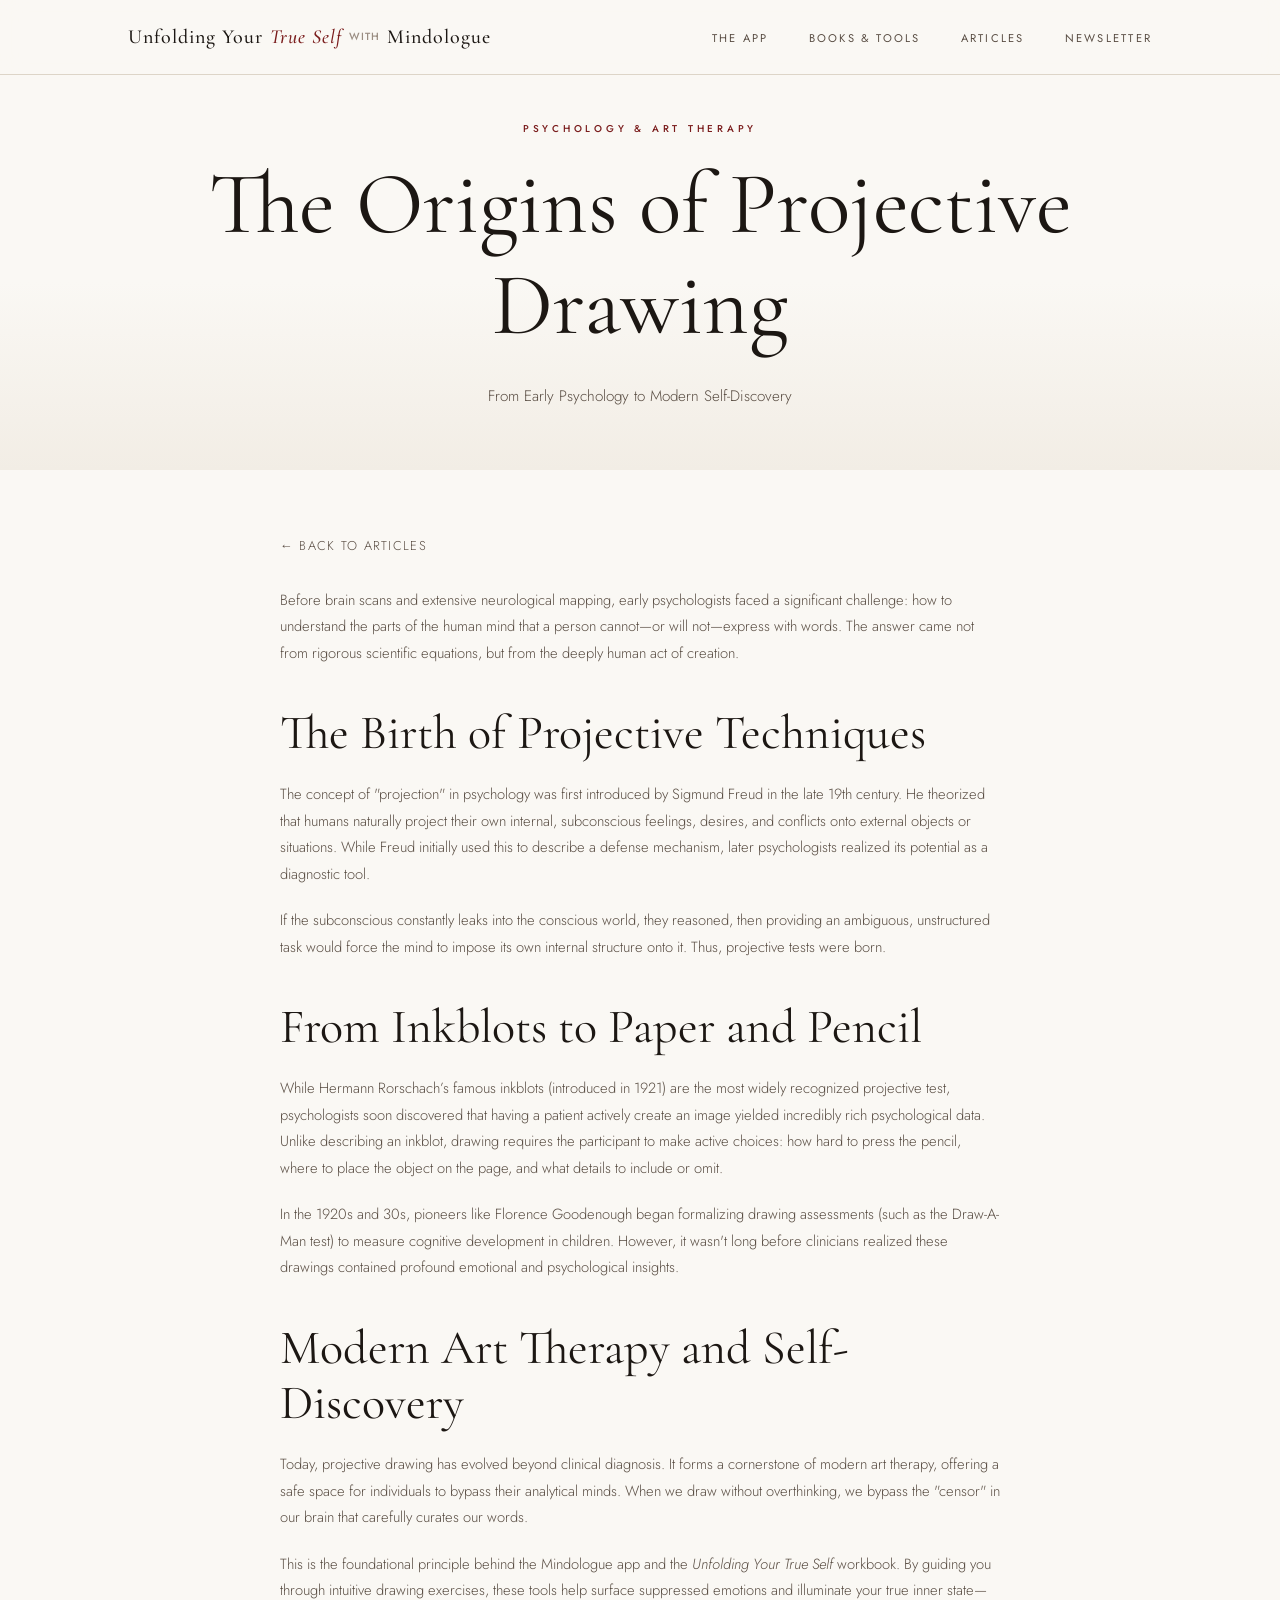
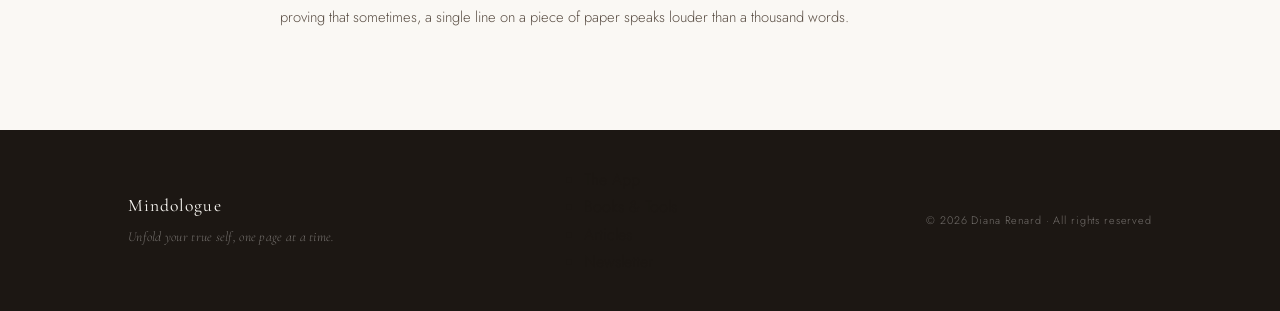
<file: article-1-origins.html>
<!DOCTYPE html>
<html lang="en">
<head>
  <meta charset="UTF-8" />
  <meta name="viewport" content="width=device-width, initial-scale=1.0" />
  <title>The Origins of Projective Drawing — Mindologue</title>
  <meta name="description" content="Discover how freeform drawing became a powerful tool for decoding the mind in the early days of psychology and modern art therapy." />
  <link rel="preconnect" href="https://fonts.googleapis.com" />
  <link rel="preconnect" href="https://fonts.gstatic.com" crossorigin />
  <link href="https://fonts.googleapis.com/css2?family=Cormorant+Garamond:ital,wght@0,300;0,400;0,500;0,600;1,300;1,400;1,500&family=Jost:wght@300;400;500&display=swap" rel="stylesheet" />
  <link rel="stylesheet" href="styles.css" />
  <style>
    .article-header {
      padding: 120px 0 60px;
      text-align: center;
      background: linear-gradient(180deg, var(--cream) 60%, var(--cream-mid) 100%);
    }
    .article-content {
      max-width: 720px;
      margin: 60px auto 100px;
      font-size: 1.05rem;
      color: var(--text);
    }
    .article-content h2 {
      margin-top: 40px;
      margin-bottom: 20px;
    }
    .article-content p {
      margin-bottom: 20px;
      color: var(--text-mid);
    }
    .back-btn {
      display: inline-flex;
      align-items: center;
      gap: 8px;
      margin-bottom: 30px;
      font-family: var(--font-sans);
      font-size: 0.8rem;
      text-transform: uppercase;
      letter-spacing: 0.1em;
      color: var(--text-mid);
      transition: color 0.2s;
    }
    .back-btn:hover {
      color: var(--text);
    }
  </style>
</head>
<body>

  <!-- NAV -->
  <header class="header" id="header">
    <div class="container header-inner">
      <div class="logo">Unfolding Your <em>True Self</em> <span class="logo-with">with</span> Mindologue</div>
      <nav>
        <ul class="nav-links">
          <li><a href="index.html#app">The App</a></li>
          <li><a href="index.html#products">Books & Tools</a></li>
          <li><a href="articles.html">Articles</a></li>
          <li><a href="index.html#newsletter">Newsletter</a></li>
        </ul>
      </nav>
    </div>
  </header>

  <article>
    <header class="article-header">
      <div class="container">
        <p class="eyebrow">Psychology & Art Therapy</p>
        <h1>The Origins of Projective Drawing</h1>
        <p class="hero-sub" style="margin-bottom: 0;">
          From Early Psychology to Modern Self-Discovery
        </p>
      </div>
    </header>

    <div class="container">
      <div class="article-content">
        <a href="articles.html" class="back-btn">← Back to Articles</a>
        
        <p>Before brain scans and extensive neurological mapping, early psychologists faced a significant challenge: how to understand the parts of the human mind that a person cannot—or will not—express with words. The answer came not from rigorous scientific equations, but from the deeply human act of creation.</p>

        <h2>The Birth of Projective Techniques</h2>
        <p>The concept of "projection" in psychology was first introduced by Sigmund Freud in the late 19th century. He theorized that humans naturally project their own internal, subconscious feelings, desires, and conflicts onto external objects or situations. While Freud initially used this to describe a defense mechanism, later psychologists realized its potential as a diagnostic tool.</p>
        <p>If the subconscious constantly leaks into the conscious world, they reasoned, then providing an ambiguous, unstructured task would force the mind to impose its own internal structure onto it. Thus, projective tests were born.</p>

        <h2>From Inkblots to Paper and Pencil</h2>
        <p>While Hermann Rorschach’s famous inkblots (introduced in 1921) are the most widely recognized projective test, psychologists soon discovered that having a patient actively create an image yielded incredibly rich psychological data. Unlike describing an inkblot, drawing requires the participant to make active choices: how hard to press the pencil, where to place the object on the page, and what details to include or omit.</p>
        <p>In the 1920s and 30s, pioneers like Florence Goodenough began formalizing drawing assessments (such as the Draw-A-Man test) to measure cognitive development in children. However, it wasn't long before clinicians realized these drawings contained profound emotional and psychological insights.</p>

        <h2>Modern Art Therapy and Self-Discovery</h2>
        <p>Today, projective drawing has evolved beyond clinical diagnosis. It forms a cornerstone of modern art therapy, offering a safe space for individuals to bypass their analytical minds. When we draw without overthinking, we bypass the "censor" in our brain that carefully curates our words.</p>
        <p>This is the foundational principle behind the Mindologue app and the <em>Unfolding Your True Self</em> workbook. By guiding you through intuitive drawing exercises, these tools help surface suppressed emotions and illuminate your true inner state—proving that sometimes, a single line on a piece of paper speaks louder than a thousand words.</p>
      </div>
    </div>
  </article>

  <!-- FOOTER -->
  <footer class="footer">
    <div class="container footer-inner">
      <div class="footer-left">
        <div class="footer-logo">Mindologue</div>
        <p class="footer-tagline">Unfold your true self, one page at a time.</p>
      </div>
      <ul class="footer-links">
        <li><a href="index.html#app">The App</a></li>
        <li><a href="index.html#products">Books & Tools</a></li>
        <li><a href="articles.html">Articles</a></li>
        <li><a href="index.html#newsletter">Newsletter</a></li>
      </ul>
      <p class="footer-copy">© <script>document.write(new Date().getFullYear())</script> Diana Renard · All rights reserved</p>
    </div>
  </footer>

</body>
</html>
</file>
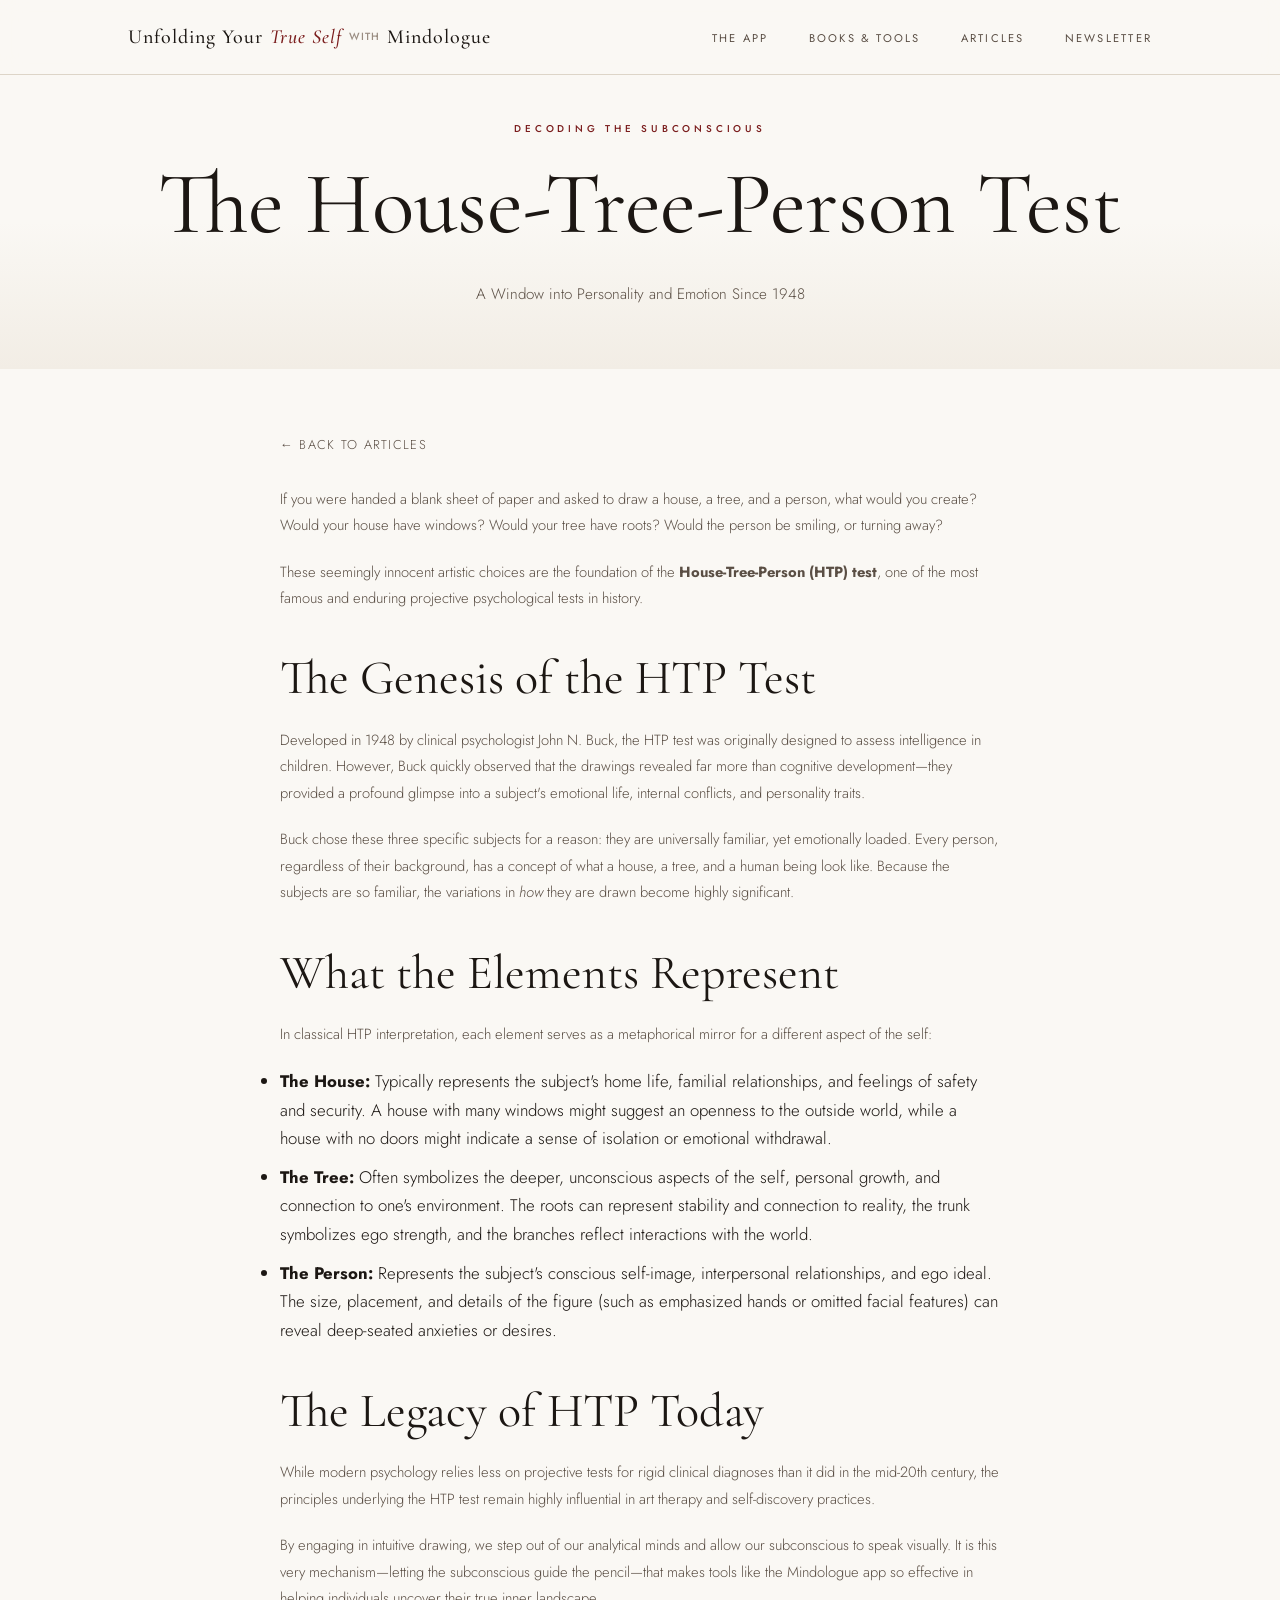
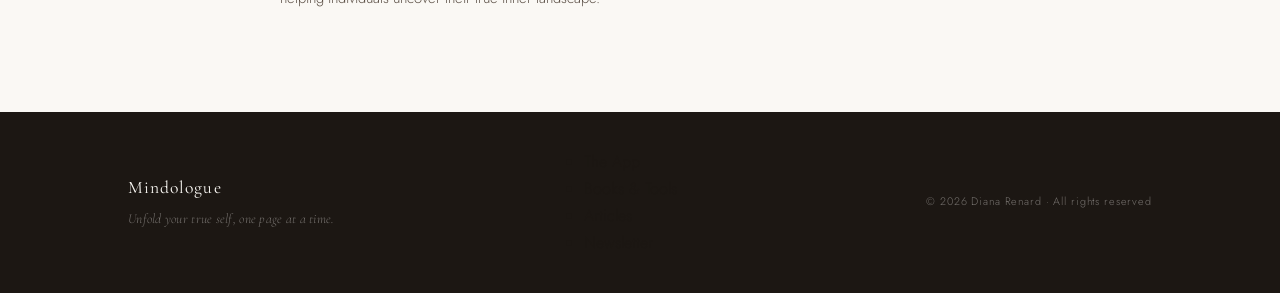
<file: article-2-house-tree-person.html>
<!DOCTYPE html>
<html lang="en">
<head>
  <meta charset="UTF-8" />
  <meta name="viewport" content="width=device-width, initial-scale=1.0" />
  <title>House-Tree-Person Test History — Mindologue</title>
  <meta name="description" content="Learn about the history of the House-Tree-Person test, a classic psychological tool developed in 1948 by John Buck to reveal core personality traits." />
  <link rel="preconnect" href="https://fonts.googleapis.com" />
  <link rel="preconnect" href="https://fonts.gstatic.com" crossorigin />
  <link href="https://fonts.googleapis.com/css2?family=Cormorant+Garamond:ital,wght@0,300;0,400;0,500;0,600;1,300;1,400;1,500&family=Jost:wght@300;400;500&display=swap" rel="stylesheet" />
  <link rel="stylesheet" href="styles.css" />
  <style>
    .article-header {
      padding: 120px 0 60px;
      text-align: center;
      background: linear-gradient(180deg, var(--cream) 60%, var(--cream-mid) 100%);
    }
    .article-content {
      max-width: 720px;
      margin: 60px auto 100px;
      font-size: 1.05rem;
      color: var(--text);
    }
    .article-content h2 {
      margin-top: 40px;
      margin-bottom: 20px;
    }
    .article-content p {
      margin-bottom: 20px;
      color: var(--text-mid);
    }
    .back-btn {
      display: inline-flex;
      align-items: center;
      gap: 8px;
      margin-bottom: 30px;
      font-family: var(--font-sans);
      font-size: 0.8rem;
      text-transform: uppercase;
      letter-spacing: 0.1em;
      color: var(--text-mid);
      transition: color 0.2s;
    }
    .back-btn:hover {
      color: var(--text);
    }
  </style>
</head>
<body>

  <!-- NAV -->
  <header class="header" id="header">
    <div class="container header-inner">
      <div class="logo">Unfolding Your <em>True Self</em> <span class="logo-with">with</span> Mindologue</div>
      <nav>
        <ul class="nav-links">
          <li><a href="index.html#app">The App</a></li>
          <li><a href="index.html#products">Books & Tools</a></li>
          <li><a href="articles.html">Articles</a></li>
          <li><a href="index.html#newsletter">Newsletter</a></li>
        </ul>
      </nav>
    </div>
  </header>

  <article>
    <header class="article-header">
      <div class="container">
        <p class="eyebrow">Decoding the Subconscious</p>
        <h1>The House-Tree-Person Test</h1>
        <p class="hero-sub" style="margin-bottom: 0;">
          A Window into Personality and Emotion Since 1948
        </p>
      </div>
    </header>

    <div class="container">
      <div class="article-content">
        <a href="articles.html" class="back-btn">← Back to Articles</a>
        
        <p>If you were handed a blank sheet of paper and asked to draw a house, a tree, and a person, what would you create? Would your house have windows? Would your tree have roots? Would the person be smiling, or turning away?</p>
        
        <p>These seemingly innocent artistic choices are the foundation of the <strong>House-Tree-Person (HTP) test</strong>, one of the most famous and enduring projective psychological tests in history.</p>

        <h2>The Genesis of the HTP Test</h2>
        <p>Developed in 1948 by clinical psychologist John N. Buck, the HTP test was originally designed to assess intelligence in children. However, Buck quickly observed that the drawings revealed far more than cognitive development—they provided a profound glimpse into a subject's emotional life, internal conflicts, and personality traits.</p>
        <p>Buck chose these three specific subjects for a reason: they are universally familiar, yet emotionally loaded. Every person, regardless of their background, has a concept of what a house, a tree, and a human being look like. Because the subjects are so familiar, the variations in <em>how</em> they are drawn become highly significant.</p>

        <h2>What the Elements Represent</h2>
        <p>In classical HTP interpretation, each element serves as a metaphorical mirror for a different aspect of the self:</p>
        <ul>
          <li style="margin-bottom: 10px;"><strong>The House:</strong> Typically represents the subject's home life, familial relationships, and feelings of safety and security. A house with many windows might suggest an openness to the outside world, while a house with no doors might indicate a sense of isolation or emotional withdrawal.</li>
          <li style="margin-bottom: 10px;"><strong>The Tree:</strong> Often symbolizes the deeper, unconscious aspects of the self, personal growth, and connection to one's environment. The roots can represent stability and connection to reality, the trunk symbolizes ego strength, and the branches reflect interactions with the world.</li>
          <li style="margin-bottom: 10px;"><strong>The Person:</strong> Represents the subject's conscious self-image, interpersonal relationships, and ego ideal. The size, placement, and details of the figure (such as emphasized hands or omitted facial features) can reveal deep-seated anxieties or desires.</li>
        </ul>

        <h2>The Legacy of HTP Today</h2>
        <p>While modern psychology relies less on projective tests for rigid clinical diagnoses than it did in the mid-20th century, the principles underlying the HTP test remain highly influential in art therapy and self-discovery practices.</p>
        <p>By engaging in intuitive drawing, we step out of our analytical minds and allow our subconscious to speak visually. It is this very mechanism—letting the subconscious guide the pencil—that makes tools like the Mindologue app so effective in helping individuals uncover their true inner landscape.</p>
      </div>
    </div>
  </article>

  <!-- FOOTER -->
  <footer class="footer">
    <div class="container footer-inner">
      <div class="footer-left">
        <div class="footer-logo">Mindologue</div>
        <p class="footer-tagline">Unfold your true self, one page at a time.</p>
      </div>
      <ul class="footer-links">
        <li><a href="index.html#app">The App</a></li>
        <li><a href="index.html#products">Books & Tools</a></li>
        <li><a href="articles.html">Articles</a></li>
        <li><a href="index.html#newsletter">Newsletter</a></li>
      </ul>
      <p class="footer-copy">© <script>document.write(new Date().getFullYear())</script> Diana Renard · All rights reserved</p>
    </div>
  </footer>

</body>
</html>
</file>
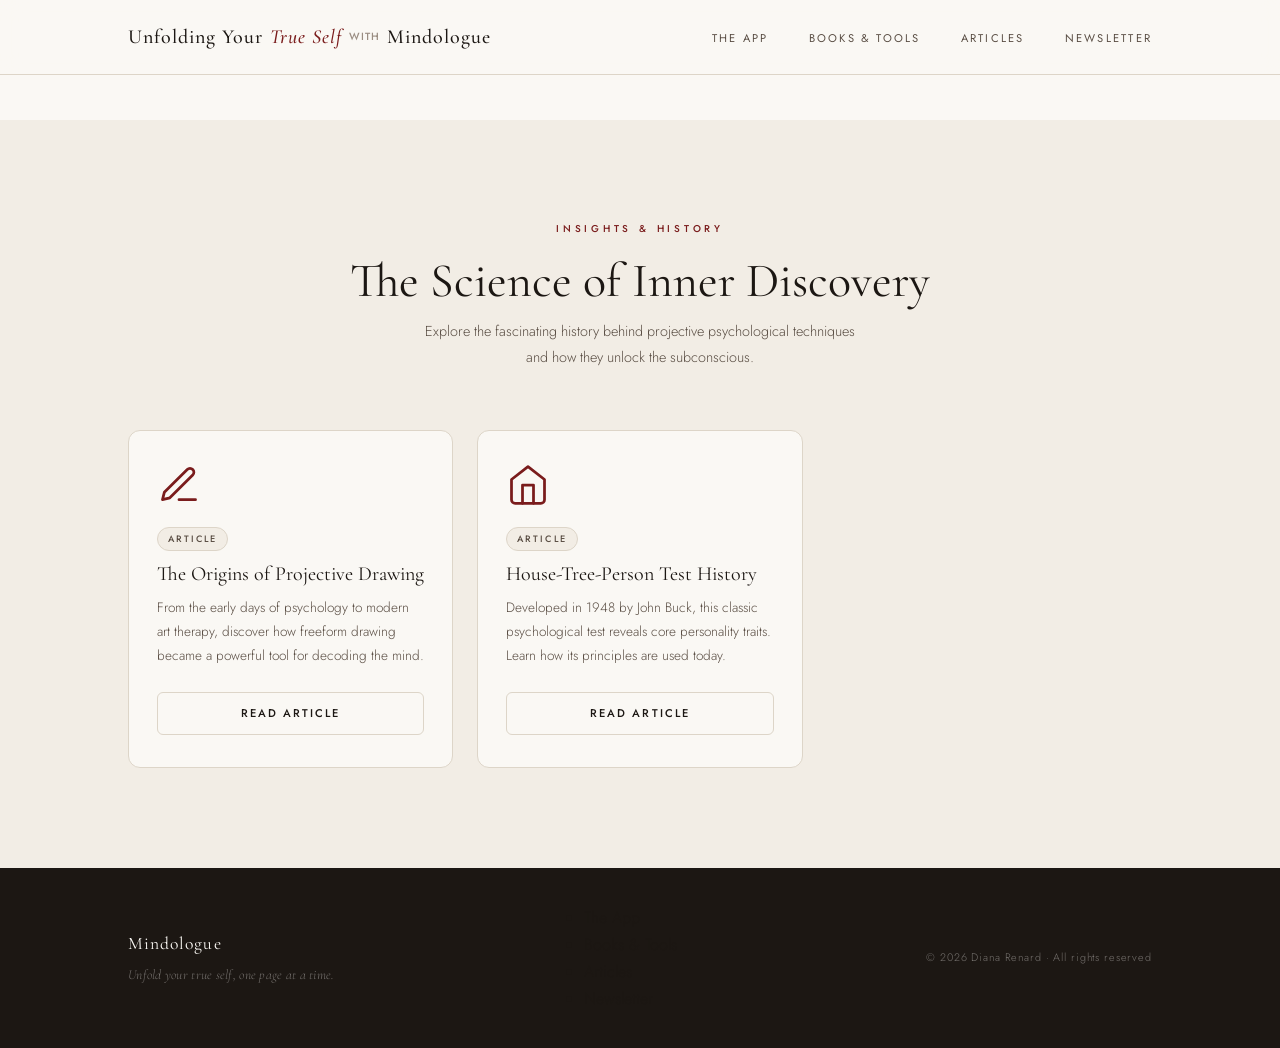
<file: articles.html>
<!DOCTYPE html>
<html lang="en">
<head>
  <meta charset="UTF-8" />
  <meta name="viewport" content="width=device-width, initial-scale=1.0" />
  <title>Articles — Mindologue</title>
  <meta name="description" content="Explore the fascinating history behind projective psychological techniques and how they unlock the subconscious." />
  <link rel="preconnect" href="https://fonts.googleapis.com" />
  <link rel="preconnect" href="https://fonts.gstatic.com" crossorigin />
  <link href="https://fonts.googleapis.com/css2?family=Cormorant+Garamond:ital,wght@0,300;0,400;0,500;0,600;1,300;1,400;1,500&family=Jost:wght@300;400;500&display=swap" rel="stylesheet" />
  <link rel="stylesheet" href="styles.css" />
  <style>
    .articles-page {
      padding-top: 120px; 
      min-height: 80vh;
    }
  </style>
</head>
<body>

  <!-- NAV -->
  <header class="header" id="header">
    <div class="container header-inner">
      <div class="logo">Unfolding Your <em>True Self</em> <span class="logo-with">with</span> Mindologue</div>
      <nav>
        <ul class="nav-links">
          <li><a href="index.html#app">The App</a></li>
          <li><a href="index.html#products">Books & Tools</a></li>
          <li><a href="articles.html">Articles</a></li>
          <li><a href="index.html#newsletter">Newsletter</a></li>
        </ul>
      </nav>
    </div>
  </header>

  <div class="articles-page">
    <section class="products" id="articles">
      <div class="container">
        <div class="section-header">
          <p class="eyebrow">Insights & History</p>
          <h2>The Science of Inner Discovery</h2>
          <p class="section-sub">
            Explore the fascinating history behind projective psychological techniques and how they unlock the subconscious.
          </p>
        </div>

        <div class="products-grid">
          <article class="product-card">
            <div class="product-icon">
              <svg viewBox="0 0 24 24" fill="none" stroke="currentColor" stroke-width="1.5" stroke-linecap="round" stroke-linejoin="round"><path d="M12 20h9"/><path d="M16.5 3.5a2.121 2.121 0 0 1 3 3L7 19l-4 1 1-4L16.5 3.5z"/></svg>
            </div>
            <div class="product-badge">Article</div>
            <h3>The Origins of Projective Drawing</h3>
            <p>
              From the early days of psychology to modern art therapy, discover how freeform drawing became a powerful tool for decoding the mind.
            </p>
            <a href="article-1-origins.html" class="product-btn outline-btn">Read Article</a>
          </article>

          <article class="product-card">
            <div class="product-icon">
              <svg viewBox="0 0 24 24" fill="none" stroke="currentColor" stroke-width="1.5" stroke-linecap="round" stroke-linejoin="round"><path d="M3 9l9-7 9 7v11a2 2 0 0 1-2 2H5a2 2 0 0 1-2-2z"/><polyline points="9 22 9 12 15 12 15 22"/></svg>
            </div>
            <div class="product-badge">Article</div>
            <h3>House-Tree-Person Test History</h3>
            <p>
              Developed in 1948 by John Buck, this classic psychological test reveals core personality traits. Learn how its principles are used today.
            </p>
            <a href="article-2-house-tree-person.html" class="product-btn outline-btn">Read Article</a>
          </article>
        </div>
      </div>
    </section>
  </div>

  <!-- FOOTER -->
  <footer class="footer">
    <div class="container footer-inner">
      <div class="footer-left">
        <div class="footer-logo">Mindologue</div>
        <p class="footer-tagline">Unfold your true self, one page at a time.</p>
      </div>
      <ul class="footer-links">
        <li><a href="index.html#app">The App</a></li>
        <li><a href="index.html#products">Books & Tools</a></li>
        <li><a href="articles.html">Articles</a></li>
        <li><a href="index.html#newsletter">Newsletter</a></li>
      </ul>
      <p class="footer-copy">© <script>document.write(new Date().getFullYear())</script> Diana Renard · All rights reserved</p>
    </div>
  </footer>

</body>
</html>
</file>
<file: styles.css>
@import url('https://fonts.googleapis.com/css2?family=Cormorant+Garamond:ital,wght@0,300;0,400;0,500;0,600;1,300;1,400;1,500&family=Jost:wght@300;400;500&display=swap');

/* ── VARIABLES ── */
:root {
  --cream:      #FAF8F4;
  --cream-mid:  #F2EDE5;
  --beige:      #E8DDD0;
  --text:       #1C1713;
  --text-mid:   #5A4E44;
  --text-light: #9A8D82;
  --red:        #7A1C1C;
  --red-hover:  #9B2020;
  --gold:       #C4A46B;
  --border:     #DDD5C8;

  --font-serif: 'Cormorant Garamond', Georgia, serif;
  --font-sans:  'Jost', sans-serif;
  --ease:       cubic-bezier(0.25, 0.46, 0.45, 0.94);
}

/* ── RESET ── */
*, *::before, *::after { margin: 0; padding: 0; box-sizing: border-box; }
html { scroll-behavior: smooth; }
body {
  background: var(--cream);
  color: var(--text);
  font-family: var(--font-sans);
  font-weight: 300;
  line-height: 1.7;
  -webkit-font-smoothing: antialiased;
  overflow-x: hidden;
}
a { text-decoration: none; color: inherit; }
img { max-width: 100%; display: block; }
::-webkit-scrollbar { width: 4px; }
::-webkit-scrollbar-track { background: var(--cream); }
::-webkit-scrollbar-thumb { background: var(--beige); border-radius: 2px; }

/* ── LAYOUT ── */
.container { max-width: 1080px; margin: 0 auto; padding: 0 28px; }

/* ── TYPOGRAPHY ── */
h1, h2, h3 { font-family: var(--font-serif); font-weight: 400; line-height: 1.15; }
h1 { font-size: clamp(3rem, 7vw, 5.5rem); }
h2 { font-size: clamp(2rem, 4vw, 3rem); }
h3 { font-size: 1.35rem; }
p  { color: var(--text-mid); font-size: 0.92rem; line-height: 1.8; }

.eyebrow {
  font-size: 0.62rem;
  font-weight: 500;
  letter-spacing: 0.38em;
  text-transform: uppercase;
  color: var(--red);
  margin-bottom: 1rem;
}

/* ── HEADER ── */
.header {
  position: fixed;
  top: 0; left: 0; right: 0;
  z-index: 100;
  padding: 20px 0;
  background: rgba(250, 248, 244, 0.92);
  backdrop-filter: blur(12px);
  -webkit-backdrop-filter: blur(12px);
  border-bottom: 1px solid var(--border);
  transition: padding 0.3s var(--ease);
}
.header-inner {
  display: flex;
  align-items: center;
  justify-content: space-between;
}
.logo {
  font-family: var(--font-serif);
  font-size: 1.25rem;
  font-weight: 500;
  letter-spacing: 0.05em;
  color: var(--text);
  display: flex;
  align-items: center;
  gap: 0.35em;
}
.logo em {
  font-style: italic;
  color: var(--red);
}
.logo .logo-with {
  font-family: var(--font-sans);
  font-size: 0.65rem;
  text-transform: uppercase;
  letter-spacing: 0.1em;
  color: var(--text-light);
}
.nav-links {
  display: flex;
  gap: 2.5rem;
  list-style: none;
}
.nav-links a {
  font-size: 0.7rem;
  font-weight: 400;
  letter-spacing: 0.2em;
  text-transform: uppercase;
  color: var(--text-mid);
  transition: color 0.25s;
}
.nav-links a:hover { color: var(--text); }

/* ── HERO ── */
.hero {
  padding: 160px 0 80px;
  text-align: center;
  background: linear-gradient(180deg, var(--cream) 60%, var(--cream-mid) 100%);
}
.hero-inner { max-width: 680px; margin: 0 auto; }
h1 { color: var(--text); margin-bottom: 0.3em; }
h1 em { font-style: italic; color: var(--red); }

.hero-sub {
  max-width: 520px;
  margin: 0 auto 2.5rem;
  font-size: 0.95rem;
  color: var(--text-mid);
}

/* ── DOWNLOAD BUTTONS ── */
.download-group {
  display: flex;
  gap: 16px;
  justify-content: center;
  flex-wrap: wrap;
  margin-bottom: 1.5rem;
}

.dl-btn {
  display: inline-flex;
  align-items: center;
  gap: 14px;
  padding: 14px 28px;
  border-radius: 10px;
  min-width: 195px;
  transition: all 0.25s var(--ease);
  position: relative;
  cursor: pointer;
  /* reset button defaults */
  font-family: inherit;
  text-align: left;
}
.dl-btn:hover { transform: translateY(-3px); }

.dl-ios {
  background: var(--text);
  color: var(--cream);
  box-shadow: 0 4px 20px rgba(28, 23, 19, 0.18);
}
.dl-ios:hover { 
  background: var(--red);
  box-shadow: 0 8px 30px rgba(162, 30, 36, 0.35); 
}

.dl-android {
  background: var(--cream);
  color: var(--text);
  border: 1.5px solid var(--border);
  box-shadow: 0 4px 20px rgba(0,0,0,0.06);
}
.dl-android:hover { 
  box-shadow: 0 8px 30px rgba(162, 30, 36, 0.12); 
  border-color: var(--red); 
}

.store-icon {
  width: 26px;
  height: 26px;
  flex-shrink: 0;
}
.dl-ios .store-icon { fill: var(--cream); }
.dl-android .store-icon { fill: var(--text); }

.dl-text { display: flex; flex-direction: column; align-items: flex-start; }
.dl-small {
  font-size: 0.6rem;
  font-weight: 400;
  letter-spacing: 0.05em;
  opacity: 0.75;
  line-height: 1;
}
.dl-big {
  font-size: 1rem;
  font-weight: 500;
  letter-spacing: 0.01em;
  line-height: 1.3;
}

.coming-pill {
  position: absolute;
  top: -9px;
  right: -9px;
  background: var(--gold);
  color: #fff;
  font-size: 0.55rem;
  font-weight: 500;
  letter-spacing: 0.15em;
  text-transform: uppercase;
  padding: 3px 8px;
  border-radius: 20px;
}

.platform-note {
  font-size: 0.72rem;
  color: var(--text-light);
  letter-spacing: 0.12em;
}

/* ── DECORATIVE DIVIDER ── */
.hero-divider {
  display: flex;
  align-items: center;
  gap: 20px;
  max-width: 360px;
  margin: 70px auto 0;
  color: var(--gold);
}
.hero-divider span {
  flex: 1;
  height: 1px;
  background: linear-gradient(to right, transparent, var(--gold));
}
.hero-divider span:last-child {
  background: linear-gradient(to left, transparent, var(--gold));
}
.hero-divider svg { flex-shrink: 0; opacity: 0.8; }

/* ── PRODUCTS SECTION ── */
.products {
  padding: 100px 0;
  background: var(--cream-mid);
}
.section-header {
  text-align: center;
  margin-bottom: 60px;
}
.section-header h2 { color: var(--text); margin-bottom: 0.6rem; }
.section-sub { max-width: 440px; margin: 0 auto; font-size: 0.9rem; }

.products-grid {
  display: grid;
  grid-template-columns: repeat(3, 1fr);
  gap: 24px;
}

/* ── PRODUCT CARD ── */
.product-card {
  background: var(--cream);
  border: 1px solid var(--border);
  border-radius: 12px;
  padding: 32px 28px;
  display: flex;
  flex-direction: column;
  gap: 0;
  transition: transform 0.3s var(--ease), box-shadow 0.3s var(--ease), border-color 0.3s;
  position: relative;
}
.product-card:hover {
  transform: translateY(-5px);
  box-shadow: 0 20px 50px rgba(0,0,0,0.08);
  border-color: var(--beige);
}
.product-card.free { background: #fff; }

.product-icon {
  width: 44px;
  height: 44px;
  margin-bottom: 20px;
  color: var(--red);
}
.product-icon svg { width: 100%; height: 100%; }

.product-badge {
  display: inline-block;
  font-size: 0.58rem;
  font-weight: 500;
  letter-spacing: 0.22em;
  text-transform: uppercase;
  padding: 3px 10px;
  border-radius: 20px;
  margin-bottom: 12px;
  width: fit-content;
  background: var(--cream-mid);
  color: var(--text-mid);
  border: 1px solid var(--border);
}
.free-badge {
  background: rgba(122, 28, 28, 0.08);
  color: var(--red);
  border-color: rgba(122, 28, 28, 0.2);
}
.coming-badge {
  background: rgba(196, 164, 107, 0.12);
  color: #8A6A2C;
  border-color: rgba(196, 164, 107, 0.35);
}

.product-card h3 {
  color: var(--text);
  margin-bottom: 10px;
  font-size: 1.25rem;
}
.product-card p {
  font-size: 0.85rem;
  color: var(--text-mid);
  margin-bottom: 24px;
  flex: 1;
  line-height: 1.75;
}

/* ── PRODUCT BUTTONS ── */
.product-btn {
  display: inline-block;
  padding: 11px 22px;
  border-radius: 6px;
  font-family: var(--font-sans);
  font-size: 0.7rem;
  font-weight: 500;
  letter-spacing: 0.18em;
  text-transform: uppercase;
  cursor: pointer;
  transition: all 0.25s var(--ease);
  text-align: center;
  border: none;
  width: 100%;
}
.primary-btn {
  background: var(--red);
  color: var(--cream);
}
.primary-btn:hover { background: var(--red-hover); transform: translateY(-1px); }

.outline-btn {
  background: transparent;
  color: var(--text);
  border: 1.5px solid var(--border);
}
.outline-btn:hover { border-color: var(--text-mid); }

/* ── NEWSLETTER ── */
.newsletter {
  padding: 100px 0;
  background: var(--cream);
  border-top: 1px solid var(--border);
}
.newsletter-inner {
  text-align: center;
  max-width: 520px;
  margin: 0 auto;
}
.newsletter-inner h2 { color: var(--text); margin-bottom: 0.5rem; }
.newsletter-sub { margin-bottom: 2rem; }

.nl-form {
  display: flex;
  border: 1.5px solid var(--border);
  border-radius: 8px;
  overflow: hidden;
  transition: border-color 0.25s;
  margin: 0 auto;
  max-width: 420px;
}
.nl-form:focus-within { border-color: var(--red); }

.nl-form input {
  flex: 1;
  padding: 14px 18px;
  background: var(--cream);
  border: none;
  outline: none;
  font-family: var(--font-sans);
  font-size: 0.88rem;
  color: var(--text);
}
.nl-form input::placeholder { color: var(--text-light); }

.nl-form button {
  padding: 14px 22px;
  background: var(--red);
  color: #fff;
  border: none;
  font-family: var(--font-sans);
  font-size: 0.68rem;
  font-weight: 500;
  letter-spacing: 0.2em;
  text-transform: uppercase;
  cursor: pointer;
  transition: background 0.2s;
}
.nl-form button:hover { background: var(--red-hover); }

.nl-success {
  display: none;
  margin-top: 18px;
  font-size: 0.85rem;
  color: var(--red);
  font-style: italic;
  font-family: var(--font-serif);
  font-size: 1rem;
}

/* ── FOOTER ── */
.footer {
  padding: 36px 0;
  background: var(--text);
}
.footer-inner {
  display: flex;
  align-items: center;
  justify-content: space-between;
  flex-wrap: wrap;
  gap: 16px;
}
.footer-logo {
  font-family: var(--font-serif);
  font-size: 1.1rem;
  font-weight: 400;
  color: var(--cream);
  letter-spacing: 0.06em;
}
.footer-logo span { color: var(--gold); }
.footer-copy {
  font-size: 0.68rem;
  color: rgba(250,248,244,0.4);
  letter-spacing: 0.08em;
}

/* ── MODAL ── */
.modal-bg {
  position: fixed;
  inset: 0;
  background: rgba(28, 23, 19, 0.7);
  backdrop-filter: blur(8px);
  z-index: 200;
  display: flex;
  align-items: center;
  justify-content: center;
  padding: 20px;
  opacity: 0;
  pointer-events: none;
  transition: opacity 0.3s var(--ease);
}
.modal-bg.open { opacity: 1; pointer-events: all; }

.modal {
  background: var(--cream);
  border: 1px solid var(--border);
  border-radius: 16px;
  padding: 48px 40px;
  max-width: 420px;
  width: 100%;
  text-align: center;
  position: relative;
  transform: translateY(16px);
  transition: transform 0.3s var(--ease);
}
.modal-bg.open .modal { transform: translateY(0); }

.modal-icon { font-size: 2.4rem; margin-bottom: 16px; }
.modal h3 { color: var(--text); margin-bottom: 10px; }
.modal p { margin-bottom: 24px; font-size: 0.88rem; }

.modal-x {
  position: absolute;
  top: 14px; right: 18px;
  background: none; border: none;
  font-size: 1.4rem; color: var(--text-light);
  cursor: pointer; line-height: 1;
  transition: color 0.2s;
}
.modal-x:hover { color: var(--text); }

.modal-form { display: flex; flex-direction: column; gap: 12px; }
.modal-form input {
  width: 100%;
  padding: 13px 16px;
  background: var(--cream-mid);
  border: 1.5px solid var(--border);
  border-radius: 8px;
  font-family: var(--font-sans);
  font-size: 0.88rem;
  color: var(--text);
  outline: none;
  transition: border-color 0.2s;
}
.modal-form input:focus { border-color: var(--red); }
.modal-form input::placeholder { color: var(--text-light); }

/* ── BOOK SHOWCASE ── */
.book-showcase {
  display: flex;
  flex-direction: column;
  align-items: center;
  text-align: center;
  gap: 48px;
  margin-bottom: 80px;
  padding: 60px 40px;
  background: linear-gradient(135deg, #fff 0%, var(--cream-mid) 100%);
  border: 1px solid var(--border);
  border-radius: 16px;
}

.book-stage {
  display: flex;
  flex-direction: column;
  align-items: center;
  gap: 16px;
}

/* Container that wraps the StPageFlip canvas */
.flipbook-wrap {
  position: relative;
  width: 100%;
  max-width: 800px;
  aspect-ratio: 800 / 478;
  transform: translateX(-25%);
  /* shadow effect around the open book */
  filter: drop-shadow(0 20px 50px rgba(0,0,0,0.22)) drop-shadow(0 6px 14px rgba(0,0,0,0.12));
  transition: transform 0.75s cubic-bezier(0.1, 0.9, 0.2, 1);
}

#flipbook {
  position: relative;
  width: 100%;
  height: 100%;
}

/* Each page inside the flipbook */
#flipbook .page {
  position: absolute;
  top: 0;
  left: 0;
  width: 100%;
  height: 100%;
  overflow: hidden;
  background: #fff;
  visibility: hidden;
}

#flipbook .page:first-child {
  visibility: visible;
}

/* Once StPageFlip is initialized, it handles page visibility via display properties */
#flipbook.is-initialized .page {
  visibility: visible;
}

#flipbook .page img {
  width: 100%;
  height: 100%;
  object-fit: cover;
  display: block;
  pointer-events: none;
  user-select: none;
}

/* Wiggle animation to indicate interactivity */
.book-wiggle {
  animation: bookWiggle 0.8s ease-in-out;
}
@keyframes bookWiggle {
  0%, 100% { transform: rotate(0deg) scale(1); }
  25%      { transform: rotate(2deg) scale(1.02); }
  75%      { transform: rotate(-2deg) scale(1.02); }
}

/* Flip hint */
.flipbook-hint {
  display: inline-flex;
  align-items: center;
  gap: 7px;
  font-size: 0.68rem;
  letter-spacing: 0.16em;
  text-transform: uppercase;
  color: var(--text-light);
  font-weight: 400;
  animation: pulse-hint 2.8s ease-in-out infinite;
}
@keyframes pulse-hint {
  0%, 100% { opacity: 0.5; }
  50%       { opacity: 1; }
}

/* Book info panel */
.book-info-panel { 
  display: flex; 
  flex-direction: column; 
  align-items: center; 
  gap: 0;
  max-width: 680px;
}

.book-info-title {
  font-family: var(--font-serif);
  font-size: clamp(2rem, 3.5vw, 2.8rem);
  font-weight: 400;
  color: var(--text);
  line-height: 1.1;
  margin: 10px 0 6px;
}
.book-info-title em { font-style: italic; color: var(--red); }

.book-info-author {
  font-family: var(--font-serif);
  font-style: italic;
  color: var(--text-light);
  font-size: 1rem;
  margin-bottom: 20px;
}

.book-info-desc {
  font-size: 0.88rem;
  line-height: 1.85;
  color: var(--text-mid);
  margin-bottom: 14px;
}

.book-features {
  list-style: none;
  display: flex;
  flex-direction: column;
  gap: 10px;
  margin: 16px 0 20px;
  padding: 18px 0;
  border-top: 1px solid var(--border);
  border-bottom: 1px solid var(--border);
}
.book-features li {
  display: flex;
  align-items: center;
  gap: 10px;
  font-size: 0.82rem;
  color: var(--text-mid);
  letter-spacing: 0.02em;
}
.book-features svg { color: var(--red); flex-shrink: 0; }

.book-order-btn {
  display: inline-flex;
  align-items: center;
  gap: 10px;
  width: fit-content;
  padding: 14px 28px;
  font-size: 0.75rem;
}

/* ── FEATURE STRIP ── */
.feature-strip {
  background: var(--cream-mid);
  border-top: 1px solid var(--border);
  border-bottom: 1px solid var(--border);
  padding: 18px 0;
  margin-top: 60px;
}
.feature-strip-inner {
  display: flex;
  gap: 12px;
  justify-content: center;
  flex-wrap: wrap;
}
.feature-pill {
  display: inline-flex;
  align-items: center;
  gap: 8px;
  padding: 8px 18px;
  background: var(--cream);
  border: 1px solid var(--border);
  border-radius: 30px;
  font-size: 0.75rem;
  font-weight: 400;
  color: var(--text-mid);
  letter-spacing: 0.04em;
}
.feature-pill svg { color: var(--red); flex-shrink: 0; }

/* ── FEATURED BOOK CARD ── */
.product-card.featured {
  grid-column: span 2;
  background: linear-gradient(135deg, #fff 0%, var(--cream-mid) 100%);
  border-color: rgba(122, 28, 28, 0.2);
}
.book-subtitle {
  font-family: var(--font-serif);
  font-style: italic;
  font-size: 0.9rem;
  color: var(--text-mid);
  margin-bottom: 12px !important;
  line-height: 1.5 !important;
}
.book-meta {
  display: flex;
  gap: 20px;
  flex-wrap: wrap;
  margin-bottom: 20px;
  padding: 12px 0;
  border-top: 1px solid var(--border);
  border-bottom: 1px solid var(--border);
}
.book-meta span {
  font-size: 0.72rem;
  letter-spacing: 0.12em;
  text-transform: uppercase;
  color: var(--text-light);
  font-weight: 400;
}

/* ── DIVIDER ── */
.divider {
  height: 1px;
  background: linear-gradient(to right, transparent, var(--border), transparent);
  margin: 0;
}

/* ── NEWSLETTER PERKS ── */
.nl-perks {
  display: flex;
  gap: 24px;
  justify-content: center;
  flex-wrap: wrap;
  margin-bottom: 2rem;
}
.nl-perk {
  display: flex;
  align-items: center;
  gap: 8px;
  font-size: 0.78rem;
  color: var(--text-mid);
  letter-spacing: 0.04em;
}
.perk-icon { color: var(--red); font-size: 0.7rem; }

.nl-note {
  margin-top: 12px;
  font-size: 0.68rem;
  color: var(--text-light);
  letter-spacing: 0.08em;
}

/* ── FOOTER ── */
.footer-left { display: flex; flex-direction: column; gap: 4px; }
.footer-tagline {
  font-size: 0.72rem;
  color: rgba(250,248,244,0.4);
  font-style: italic;
  font-family: var(--font-serif);
  font-size: 0.85rem;
  letter-spacing: 0.02em;
}

/* ── RESPONSIVE ── */
@media (max-width: 860px) {
  .products-grid { grid-template-columns: repeat(2, 1fr); }
  .product-card.featured { grid-column: span 2; }
}
@media (max-width: 580px) {
  .products-grid { grid-template-columns: 1fr; }
  .product-card.featured { grid-column: span 1; }
  .nav-links { display: none; }
  .dl-btn { min-width: 160px; padding: 12px 20px; }
  .footer-inner { flex-direction: column; text-align: center; }
  .modal { padding: 36px 24px; }
  .nl-perks { flex-direction: column; align-items: center; gap: 10px; }
  .feature-strip-inner { gap: 8px; }
}
</file>
